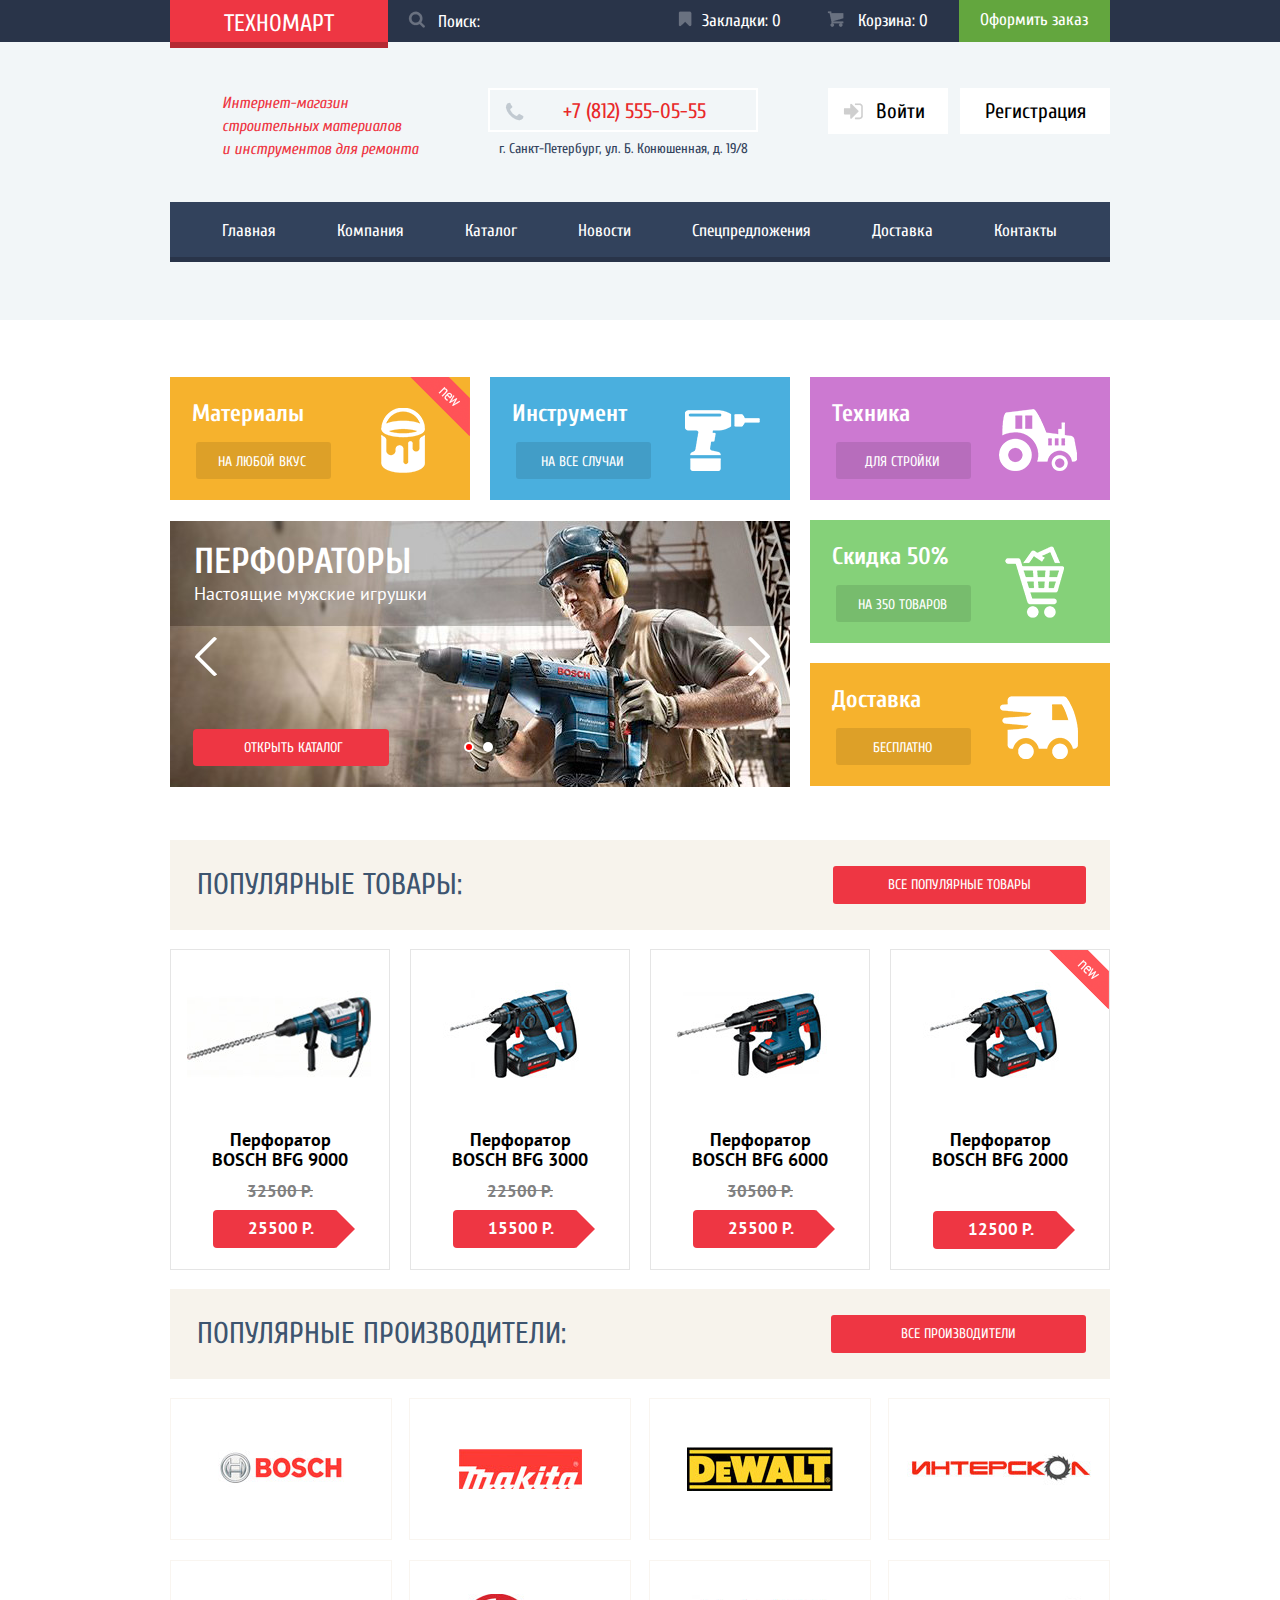
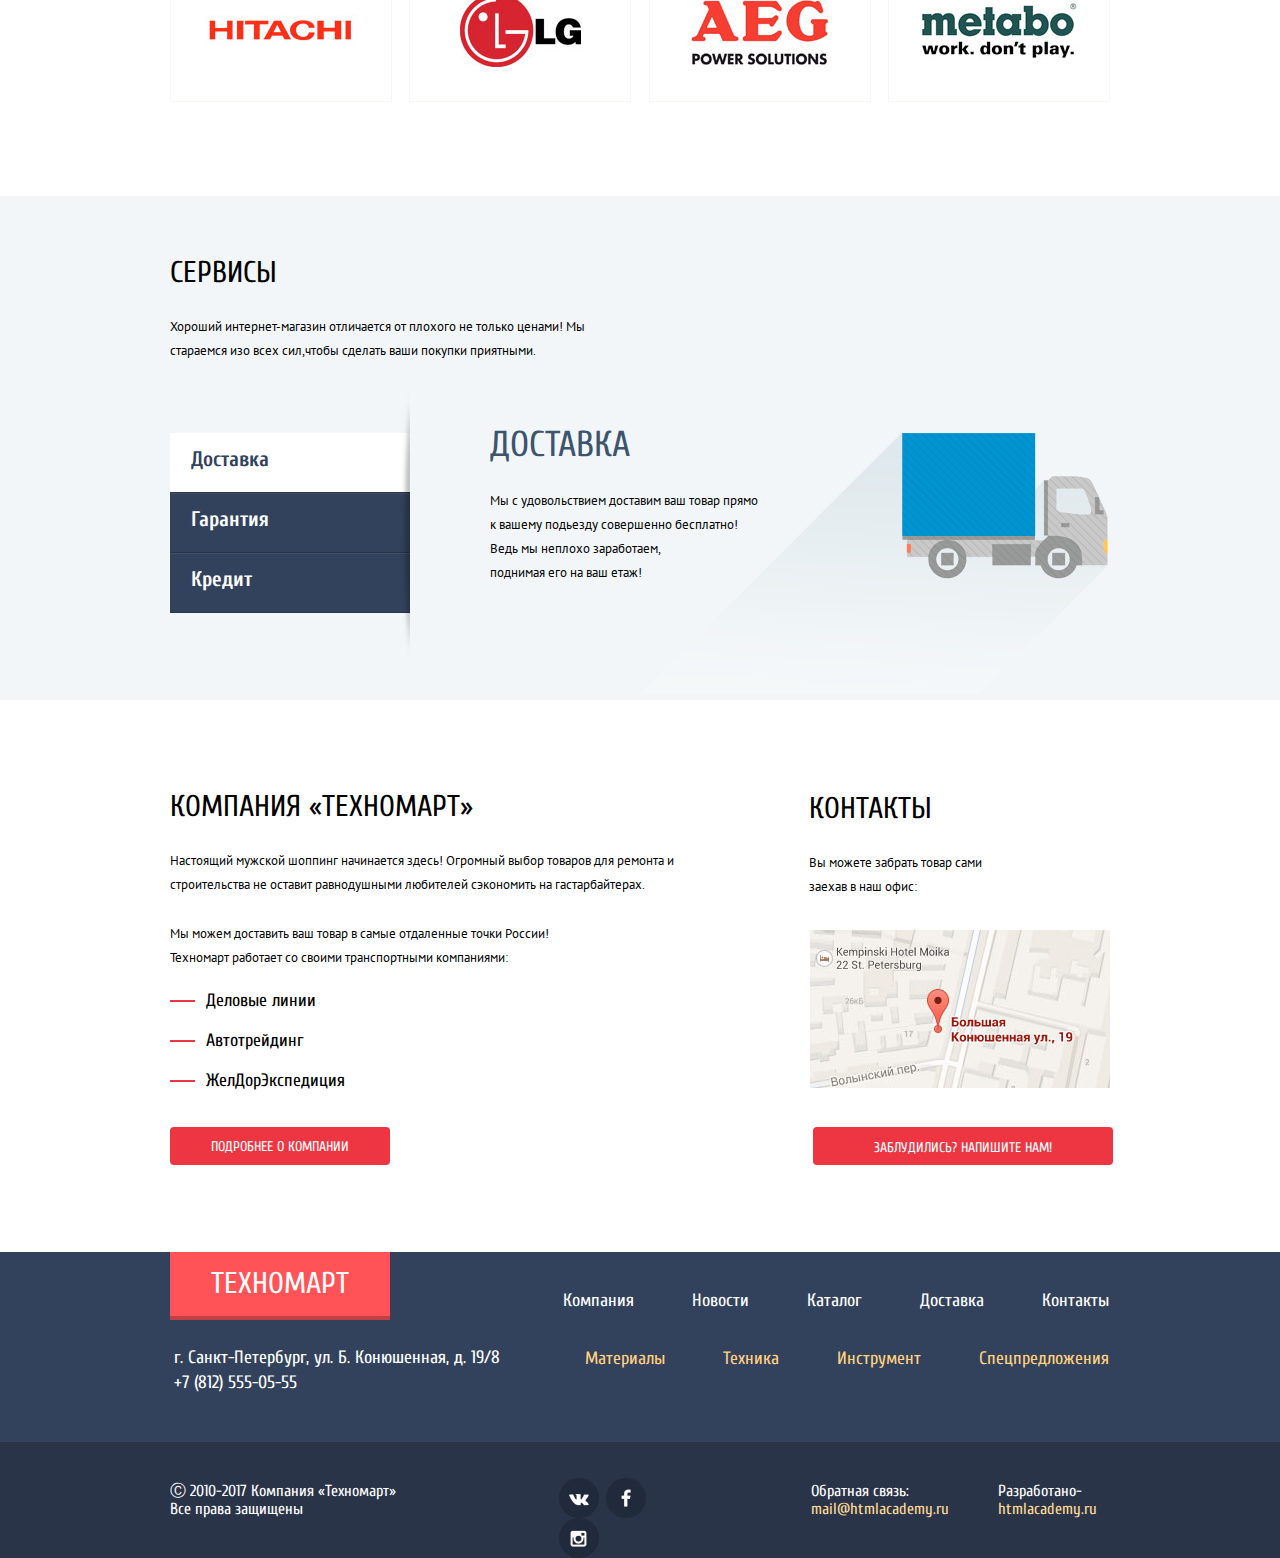
<file: index.html>
<!DOCTYPE html>
<html lang="ru">
  <head>
      <meta charset="utf-8">
      <title>HTML Academy: Техномарт</title>
      <link href="css/normalize.css" rel="stylesheet">
      <link href="https://fonts.googleapis.com/css?family=Cuprum:400,400i,700%7CPT+Sans:400,700&amp;subset=cyrillic" rel="stylesheet">
      <link href="css/min.css" rel="stylesheet">

    </head>
    <body>
        <header class="header-main">
          <div class="header-top-wrapper">
            <div class="header-top container">
                <a class="header-logo current">Техномарт</a>
                <form action="https://echo.htmlacademy.ru" method="post">
                  <input type="text" name="search" id="header-search" placeholder="Поиск:">
									<label for="header-search">Поиск:</label>
                </form>
                <a class="bookmarks" href="#">Закладки: 0</a>
                <a class="shoping-cart" href="#">Корзина: 0</a>
              <a class="order-btn" href="#">Оформить заказ</a>
            </div>
          </div>

					<div class="header-middle container">
							<div class="header-middle-about">
								<p>Интернет-магазин строительных материалов &nbsp; и инструментов для ремонта</p>
							</div>
							<div class="header-middle-contacts">
								<a class="phone" href="tel:+78125550555">+7 (812) 555-05-55</a>
								<p class="adress">г. Санкт-Петербург, ул. Б. Конюшенная, д. 19/8</p>
							</div>
							<div class="header-middle-registration">
								<a class="login-btn" href="#">Войти</a>
								<a class="sign-btn" href="#">Регистрация</a>
							</div>
					</div>

					<div class="header-bottom container">
						<nav>
							<ul class="main-menu">
								<li class="main-menu-item">
									<a class="current" href="#">Главная</a>
								</li>
								<li class="main-menu-item">
									<a href="#">Компания</a>
								</li>
								<li class="main-menu-item">
									<a href="catalog.html">Каталог</a>
								</li>
								<li class="main-menu-item">
									<a href="#">Новости</a>
								</li>
								<li class="main-menu-item">
									<a href="#">Спецпредложения</a>
								</li>
								<li class="main-menu-item">
									<a href="#">Доставка</a>
								</li>
								<li class="main-menu-item">
									<a href="#">Контакты</a>
								</li>
							</ul>
						</nav>
					</div>

      </header>

      <main>
          <section class="promo container">

            <div class="promo-left">
              <div class="promo-item new">
                <h2>Материалы</h2>
                <a href="#">На любой вкус</a>
              </div>
              <div class="promo-item">
                <h2>Инструмент</h2>
                <a href="#">На все случаи</a>
              </div>
              <div class="promo-slider">

                  <button class="arrow-left"></button>
                  <button class="arrow-right"></button>

                  <input type="radio" id="previous" name="switch" checked>
                  <input type="radio" id="next" name="switch">

                 <div class="slide-1">
                    <h2>Перфораторы</h2>
                    <p>Настоящие мужские игрушки</p>
                    <a class="open-btn" href="catalog.html">Открыть каталог</a>
                 </div>

                 <div class="slide-2">
                    <h2>Дрели</h2>
                    <p>Соседям на радость!</p>
                    <a class="open-btn" href="catalog.html">Открыть каталог</a>
                </div>

                  <div class="promo-slider-controls">
                    <label class="previous" for="previous"></label>
                    <label class="next" for="next"></label>
                  </div>
              </div>
            </div>

            <div class="promo-right">
              <div class="promo-item">
                 <h2>Техника</h2>
                <a href="#">Для стройки</a>
              </div>
              <div class="promo-item ">
                <h2>Скидка 50%</h2>
                <a href="#">На 350 товаров</a>
              </div>
              <div class="promo-item">
                <h2>Доставка</h2>
                <a href="#">Бесплатно</a>
              </div>
             </div>

          </section>

          <section class="popular-goods container">
              <div class="top">
                  <h2>Популярные товары:</h2>
                  <a class="popular-btn" href="#">Все популярные товары</a>
              </div>
              <div class="catalog-items">
                  <ul>
                      <li>
                         <div class="buy-bookmark">
                            <a class="buy-btn" href="#">Купить</a>
                            <a class="bookmark-btn" href="#">В закладки</a>
                          </div>
                          <img src="img/drill1.jpg" alt="Перфоратор BOSCH BFG 9000" width="218" height="140">
                          <h2>Перфоратор BOSCH BFG 9000</h2>
                          <del class="old-price">32500 Р.</del>
                          <ins><a class="discount" href="#">25500 Р.</a></ins>
                      </li>
                      <li>
                         <div class="buy-bookmark">
                            <a class="buy-btn" href="#">Купить</a>
                            <a class="bookmark-btn" href="#">В закладки</a>
                          </div>
                          <img src="img/drill2.jpg" alt="Перфоратор BOSCH BFG 3000" width="218" height="140">
                          <h2>Перфоратор BOSCH BFG 3000</h2>
                          <del class="old-price">22500 Р.</del>
                          <ins><a class="discount" href="#">15500 Р.</a></ins>
                      </li>
                      <li>
                         <div class="buy-bookmark">
                            <a class="buy-btn" href="#">Купить</a>
                            <a class="bookmark-btn" href="#">В закладки</a>
                          </div>
                          <img src="img/drill3.jpg" alt="Перфоратор BOSCH BFG 6000" width="218" height="140">
                          <h2>Перфоратор BOSCH BFG 6000</h2>
                          <del class="old-price">30500 Р.</del>
                          <ins><a class="discount" href="#">25500 Р.</a></ins>
                      </li>
                      <li class="new">
                         <div class="buy-bookmark">
                            <a class="buy-btn" href="#">Купить</a>
                            <a class="bookmark-btn" href="#">В закладки</a>
                          </div>
                          <img src="img/drill2.jpg" alt="Перфоратор BOSCH BFG 2000" width="218" height="140">
                          <h2>Перфоратор BOSCH BFG 2000</h2>
                          <ins><a class="discount" href="#">12500 Р.</a></ins>
                      </li>
                  </ul>
              </div>
          </section>

          <section class="brand container">
              <div class="top">
                <h2>Популярные производители:</h2>
                <a class="popular-btn" href="#">Все производители</a>
              </div>
              <ul>
                <li>
                  <a href="#"><img src="img/bosch.jpg" alt="Bosch" width="126" height="37"></a>
                </li>
                <li>
                  <a href="#"><img src="img/makita.jpg" alt="Makita" width="123" height="40"></a>
                </li>
                <li>
                  <a href="#"><img src="img/dewalt.jpg" alt="DeWalt" width="146" height="44"></a>
                </li>
                <li>
                  <a href="#"><img src="img/interskol.jpg" alt="Интерскол" width="184" height="32"></a>
                </li>
                <li>
                  <a href="#"><img src="img/hitachi.jpg" alt="Hitachi" width="169" height="31"></a>
                </li>
                <li>
                  <a href="#"><img src="img/lg.jpg" alt="LG" width="121" height="73"></a>
                </li>
                <li>
                  <a href="#"><img src="img/aeg.jpg" alt="AEG Power Solutions" width="151" height="96"></a>
                </li>
                <li>
                  <a href="#"><img src="img/metabo.jpg" alt="metabo" width="204" height="69"></a>
                </li>
              </ul>
          </section>

          <section class="services">
						<div class="container">
              <div class="description">
                  <h2>Сервисы</h2>
                  <p>Хороший интернет-магазин отличается от плохого не только ценами! Мы стараемся изо всех сил,чтобы сделать ваши покупки приятными.</p>
              </div>

              <div class="services-slider-controls">

                  <input type="radio" id="delivery" name="services-switch">
                  <input type="radio" id="guarantee" name="services-switch">
                  <input type="radio" id="credit" name="services-switch">

                <div class="label-controls">
                  <label class="active" for="delivery">Доставка</label>
                  <label for="guarantee">Гарантия</label>
                  <label for="credit">Кредит</label>
                </div>
              </div>

              <ul class="services-slider">
                  <li class="delivery-slide">
                      <h2>Доставка</h2>
                      <p>Мы с удовольствием доставим ваш товар прямо<br>к вашему подьезду совершенно бесплатно!</p>
                    <p>Ведь мы неплохо заработаем,<br>
                      поднимая его на ваш етаж!</p>
                  </li>
                  <li class="guarantee-slide">
                      <h2>Гарантия</h2>
                      <p>Если купленный у нас товар сломается или заискрит,<br>
                      а также в случае пожара, спровоцированного его возгаранием, &nbsp; вы всегда можете быть уверенны в нашей гарантии. Мы обменяем
                      сгоревший товар на новый.<br>
                      Дом уж восстановите как-нибудь сами.</p>
                  </li>
                  <li class="credit-slide">
                      <h2>Кредит</h2>
                      <p>Залезть в долговую яму стало проще!<br>
                       Кредитные консультанты придут вам на помощь.</p>
                      <a href="#" class="credit-btn">Отправить заявку</a>
                  </li>
              </ul>
						</div>

          </section>

          <section class="about container">
              <div class="description">
                <h2>Компания «Техномарт»</h2>
                <p>Настоящий мужской шоппинг начинается здесь! Огромный выбор товаров для ремонта и строительства не оставит равнодушными любителей сэкономить на гастарбайтерах.
                <p>Мы можем доставить ваш товар в самые отдаленные точки России!</p>
                <p>Техномарт работает со своими транспортными компаниями:</p>
                <ul>
                    <li>Деловые линии</li>
                    <li>Автотрейдинг</li>
                    <li>ЖелДорЭкспедиция</li>
                </ul>
                <a class="about-btn" href="#">Подробнее о компании</a>
              </div>
              <div class="contacts">
                <h2>Контакты</h2>
                <p>Вы можете забрать товар сами заехав в наш офис:</p>
                <a href="#" class="map-open"><img src="img/map.jpg" alt="Карта" width="300" height="158"></a>
                <a class="contacts-btn" href="#">Заблудились? Напишите нам!</a>
              </div>
          </section>
       </main>

       <footer class="footer-main">
         <section class="footer-top ">
					 <div class="container">
            <div class="footer-contacts">
              <a class="footer-logo">Техномарт</a>
              <p class="footer-adress">г. Санкт-Петербург, ул. Б. Конюшенная, д. 19/8</p>
              <a class="phone" href="tel:+78125550555">+7 (812) 555-05-55</a>
            </div>
             <nav class="footer-nav">
               <ul>
                 <li>
                   <a href="#">Компания</a>
                 </li>
                 <li>
                   <a href="#">Новости</a>
                 </li>
                 <li>
                   <a href="/catalog.html">Каталог</a>
                 </li>
                 <li>
                   <a href="#">Доставка</a>
                 </li>
                 <li>
                   <a href="#">Контакты</a>
                 </li>
               </ul>
               <ul>
                 <li>
                   <a href="#">Материалы</a>
                 </li>
                 <li>
                   <a href="#">Техника</a>
                 </li>
                 <li>
                   <a href="#">Инструмент</a>
                 </li>
                 <li>
                   <a href="#">Спецпредложения</a>
                 </li>
               </ul>
             </nav>
						 </div>
         </section>

         <section class="footer-bottom container">
           <div class="copyrights">
            <p>Ⓒ 2010-2017 Компания «Техномарт»</p>
            <p>Все права защищены</p>
           </div>
           <div class="social">
              <a href="https://vk.com">VK</a>
              <a href="https://ru-ru.facebook.com/">Facebook</a>
              <a href="https://www.instagram.com/">Instagram</a>
           </div>
           <p class="feedback">Обратная связь: <a href="#">mail@htmlacademy.ru</a></p>
           <p class="developer">Разработано-<a href="https://htmlacademy.ru/intensive/htmlcss">htmlacademy.ru</a></p>
       </section>
       </footer>

       <div class="write-us-modal">
         <form class="write-us-form" action="https://echo.htmlacademy.ru" method="post">
          <div class="name-data">
            <label for="name">Ваше имя:</label>
            <input type="text" name="name" id="name" placeholder="Представьтесь,пожалуйста">
           </div>
           <div class="email-data">
            <label for="email">Ваш e-mail:</label>
            <input type="email" name="email" id="email" placeholder="Для отправки ответа">
           </div>
           <div class="email-text-data">
            <label for="email-text">Текст письма:</label>
            <textarea id="email-text" rows="10" cols="50" placeholder="В свободной форме"></textarea>
           </div>
           <div class="submit-wrapper">
            <input type="submit" name="send" value="Отправить">
            </div>
					 <button class="form-close red-cross">
					 </button>
         </form>
				 <div class="overlay"></div>
       </div>

       <!--<div class="map-popup-modal">
         <img class="map-layer1" src="img/map-popup.jpg" alt="Слой1" width="940" height="446">
				  <div class="map-close red-cross">
					</div>
       </div>-->

       	<div class="map-popup-modal">
         	<iframe src="https://www.google.com/maps/embed?pb=!1m18!1m12!1m3!1d1413.216740860849!2d30.321846764580936!3d59.938940573583565!2m3!1f0!2f0!3f0!3m2!1i1024!2i768!4f13.1!3m3!1m2!1s0x4696310fca5ba729%3A0xea9c53d4493c879f!2z0JHQvtC70YzRiNCw0Y8g0JrQvtC90Y7RiNC10L3QvdCw0Y8g0YPQuy4sIDE5LCDQodCw0L3QutGCLdCf0LXRgtC10YDQsdGD0YDQsywgMTkxMTg2!5e0!3m2!1sru!2sru!4v1494263616207" width="940" height="446" style="border:0" allowfullscreen></iframe>
					<button class="map-close red-cross google">
					</button>
       	</div>

			<!--<script type="text/javascript">
				var formOpen = document.querySelector(".contacts-btn");
				var formPopup = document.querySelector(".write-us-modal");
				var formClose =  document.querySelector(".form-close");
        var userName = document.querySelector("[name=name]");
        var userMail = document.querySelector("[name=email]");
        var form = document.querySelector(".write-us-form");
        var storage = localStorage.getItem("userName");

				formOpen.addEventListener("click", function(event){
					event.preventDefault();
					formPopup.classList.add("write-us-modal-show");
          console.log("Форму открыть");
          if (storage) {
            userName.value = storage;
            userMail.focus();
          } else {
          userName.focus();
          }
				});

				formClose.addEventListener("click", function(event){
					event.preventDefault();
					formPopup.classList.remove("write-us-modal-show");
          formPopup.classList.remove("write-us-modal-error");
          console.log("Форму закрыть");
				});

        form.addEventListener("submit",function(event){if (!userName.value || !userMail.value){event.preventDefault();
          formPopup.classList.add("write-us-modal-error");
          }
         else {localStorage.setItem("userName", userName.value);
          }
        });

        window.addEventListener("keydown",function(event){
          if(event.keyCode === 27) {
            if( formPopup.classList.contains("write-us-modal-show"))
              {
                formPopup.classList.remove("write-us-modal-show");
                formPopup.classList.remove("write-us-modal-error");
              }
          }
        });
			</script>


      <script type="text/javascript">
        var mapOpen = document.querySelector(".map-open");
        var mapPopup = document.querySelector(".map-popup-modal");
        var mapClose = document.querySelector(".map-close");


        mapOpen.addEventListener("click", function (event){
          event.preventDefault();
          mapPopup.classList.add("map-modal-show");
        });

        mapClose.addEventListener("click", function(event){
					event.preventDefault();
					mapPopup.classList.remove("map-modal-show");
          console.log("Карту закрыть");
				});
      </script>-->
      <script src="js/min.js"></script>
  </body>
</html>
</file>
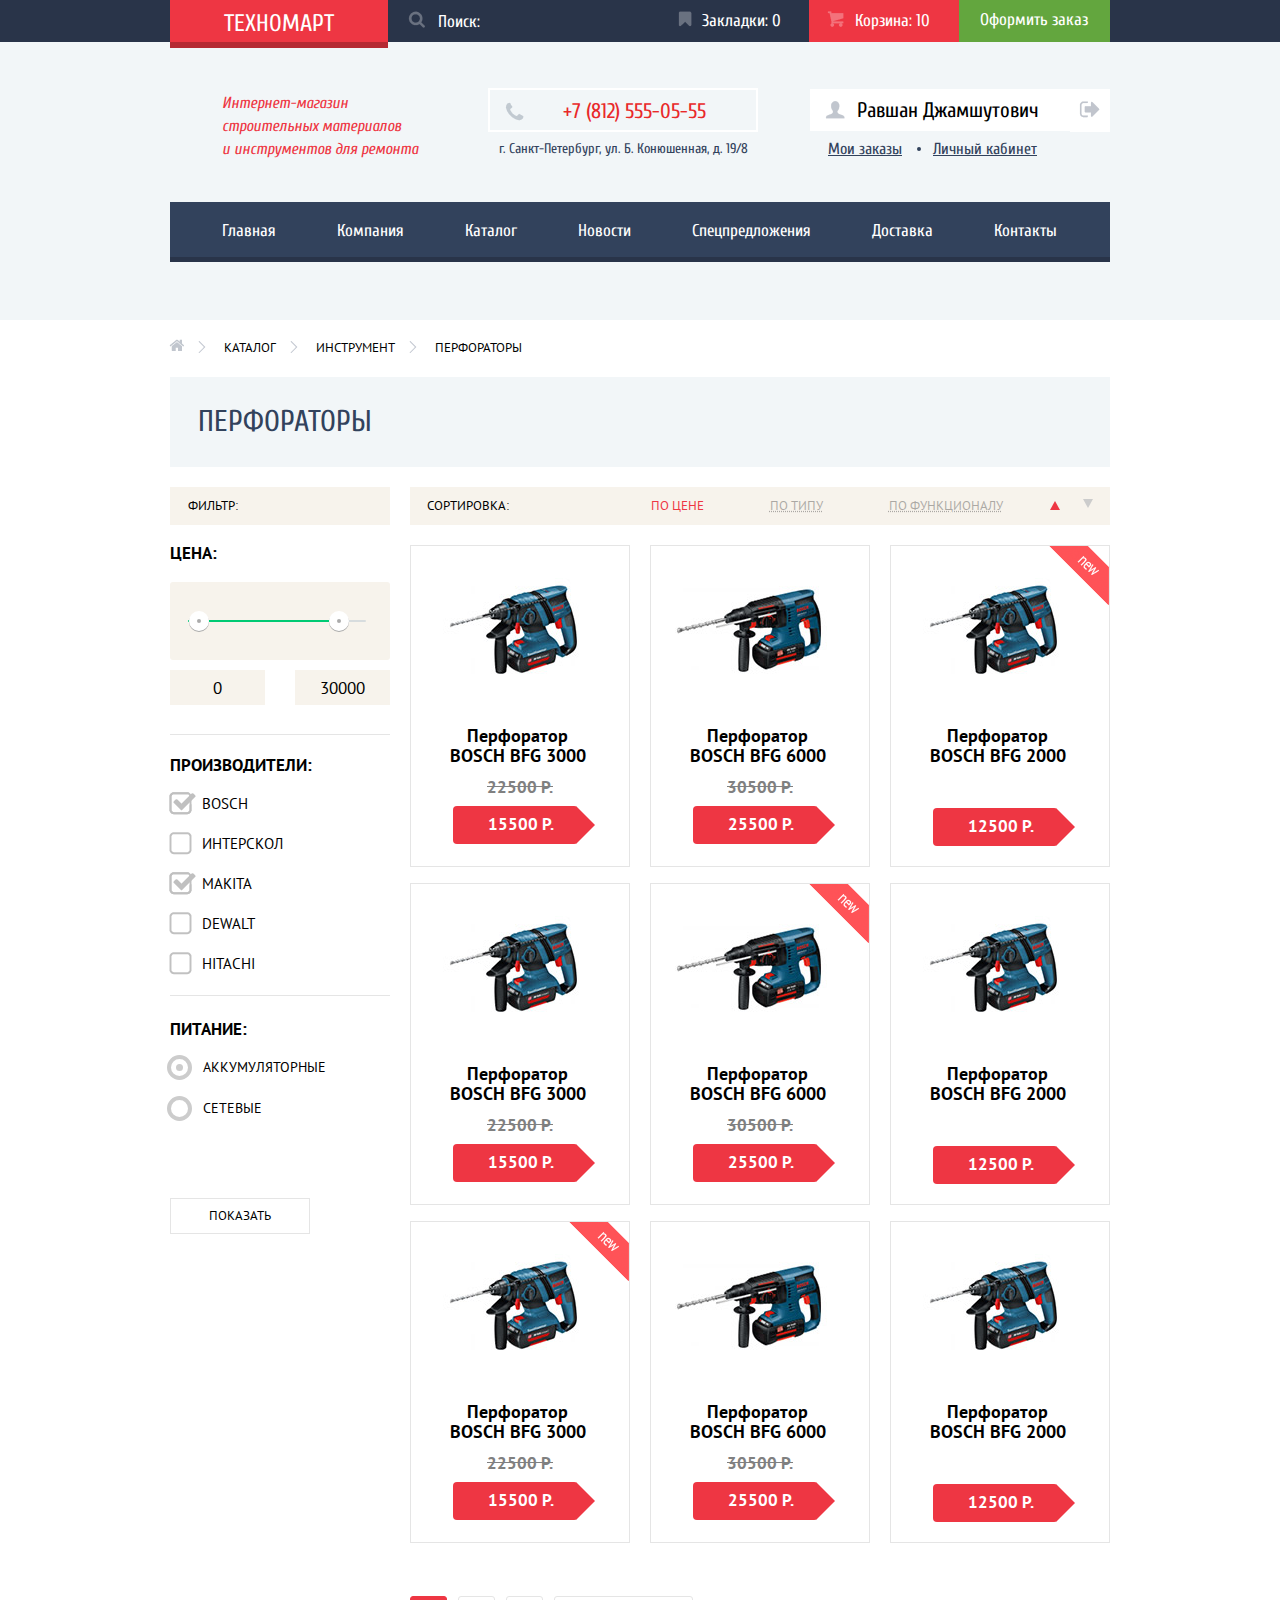
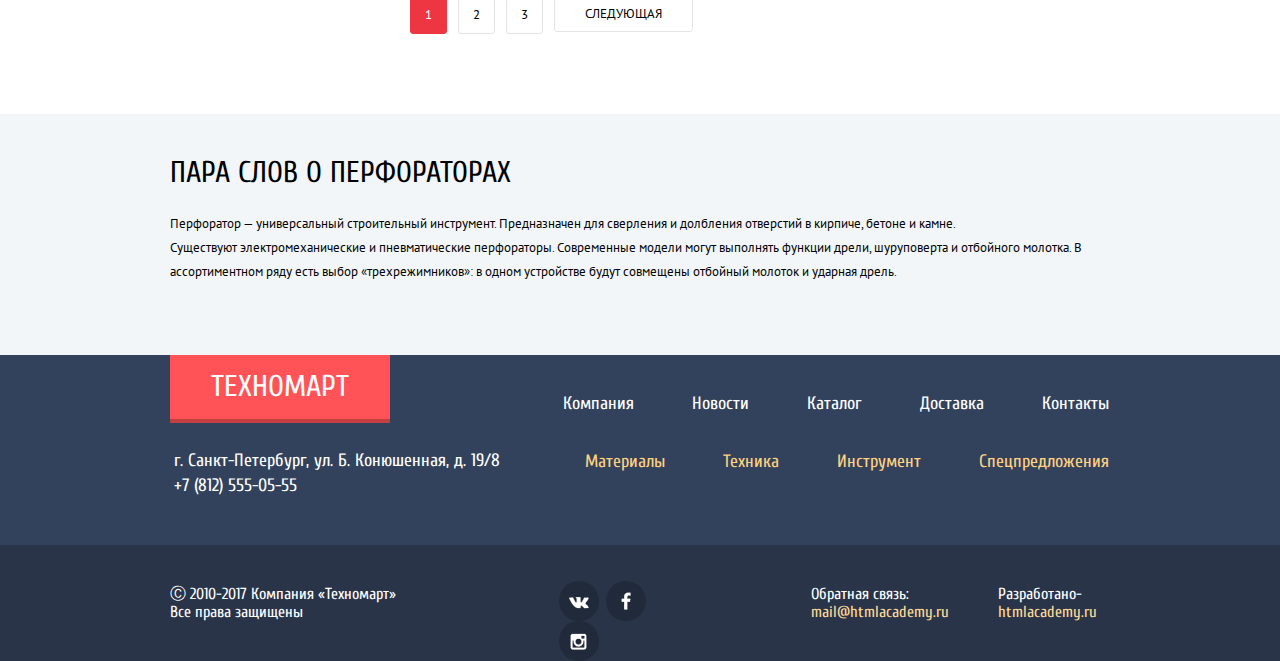
<file: catalog.html>
<!DOCTYPE html>
  <html lang="ru">
    <head>
      <meta charset="utf-8">
      <title>HTML Academy: Техномарт Каталог</title>
      <link href="css/normalize.css" rel="stylesheet">
      <link href="https://fonts.googleapis.com/css?family=Cuprum:400,400i,700%7CPT+Sans:400,700&amp;subset=cyrillic" rel="stylesheet">
      <link href="css/min.css" rel="stylesheet">
    </head>
    <body>
      <header class="header-main">
        <div class="header-top-wrapper">
          <div class="header-top container">
            <a class="header-logo" href="index.html">Техномарт</a>
            <form action="https://echo.htmlacademy.ru" method="post">
              <input type="text" name="search" id="header-search" placeholder="Поиск:">
						  <label for="header-search">Поиск:</label>
            </form>
            <a class="bookmarks" href="#">Закладки: 0</a>
            <a class="shoping-cart not-empty" href="#">Корзина: 10</a>
            <a class="order-btn" href="#">Оформить заказ</a>
          </div>
        </div>
        <div class="header-middle container">
          <div class="header-middle-about">
            <p>Интернет-магазин строительных материалов &nbsp; и инструментов для ремонта</p>
          </div>
          <div class="header-middle-contacts">
            <a class="phone" href="tel:+78125550555">+7 (812) 555-05-55</a>
            <p class="adress">г. Санкт-Петербург, ул. Б. Конюшенная, д. 19/8</p>
          </div>
          <div class="header-middle-logged"><!--Окно пользователя-->
            <a class="profile" href="#">Равшан Джамшутович</a>
            <a class="sign-out-btn" href="#"><span>Выход</span></a>
						<div class="orders-account">
            	<a class="user-orders" href="#">Мои заказы</a>
            	<a class="user-account" href="#">Личный кабинет</a>
						</div>
          </div>
        </div>
        <div class="header-bottom container">
          <nav>
            <ul class="main-menu">
              <li class="main-menu-item">
                <a href="/index.html">Главная</a>
              </li>
              <li class="main-menu-item">
                <a href="#">Компания</a>
              </li>
              <li class="main-menu-item">
                <a href="#" class="current">Каталог</a>
              </li>
              <li class="main-menu-item">
                <a href="#">Новости</a>
              </li>
              <li class="main-menu-item">
                <a href="#">Спецпредложения</a>
              </li>
              <li class="main-menu-item">
                <a href="#">Доставка</a>
              </li>
              <li class="main-menu-item">
                <a href="#">Контакты</a>
              </li>
            </ul>
          </nav>
        </div>
      </header>

      <main>
        <div class="breadcrumbs container">
          <ul>
            <li>
              <a class="home-btn" href="index.html">
							<p>На Главную</p></a>
            </li>
            <li>
              <a href="#">Каталог</a>
            </li>
            <li>
              <a href="#">Инструмент</a>
            </li>
            <li>
              <a>Перфораторы</a>
            </li>
          </ul>
        </div>

        <h1 class="catalog-main-title container">Перфораторы</h1>
        <div class="flex-container container">
        <aside class="catalog-sidebar"><!--Левая колонка Фильтр-->
          <p>Фильтр:</p>
          <form action="#" method="get">
            <fieldset class="filter">
              <legend>Цена:</legend>
                <div class="filter-range-wrapper">
                  <div class="filter-range">
                    <div class="filter-range-scale">
                      <div class="filter-range-bar"></div>
                    </div>
                    <div class="filter-range-handle min"></div>
                    <div class="filter-range-handle max"></div>
                  </div>
                </div>

                <div class="filter-interval">
                  <label><input type="text" name="min-interval" value="0"></label>
                  <label><input type="text" name="max-interval" value="30000"></label>
                </div>
            </fieldset>

            <fieldset class="manufacturers-form"><!--Данные о производителе-->
              <legend>Производители:</legend>
                <ul>
                  <li>
                    <input type="checkbox" name="manufacturer" id="bosch" checked>
                    <label for="bosch">bosch</label>
                  </li>
                  <li>
                    <input type="checkbox" name="manufacturer" id="interskol">
                    <label for="interskol">интерскол</label>
                  </li>
                  <li>
                    <input type="checkbox" name="manufacturer" id="makita" checked>
                    <label for="makita">makita</label>
                  </li>
                  <li>
                    <input type="checkbox" name="manufacturer" id="dewalt">
                    <label for="dewalt">dewalt</label>
                  </li>
                  <li>
                    <input type="checkbox" name="manufacturer" id="hitachi">
                    <label for="hitachi">hitachi</label>
                  </li>
                </ul>
            </fieldset>

            <fieldset class="power-form"><!--Данные о типе питания-->
              <legend>Питание:</legend>
                <ul>
                  <li>
                    <input type="radio" name="power-type" id="battery" checked>
                    <label for="battery">Аккумуляторные</label>
                  </li>
                  <li>
                    <input type="radio" name="power-type" id="cabel">
                    <label for="cabel">Сетевые</label>
                  </li>
                </ul>
            </fieldset>
            <input type="submit" name="show" value="Показать">

          </form>
        </aside>

        <section class="catalog-main"><!--Правый блок Каталог-->
          <div class="sort">
            <span>Сортировка:</span>
            <div class="sort-by">
            <a href="#" class="active">По цене</a>
            <a href="#">По типу</a>
            <a href="#">По функционалу</a>
            </div>
            <div class="sort-btn">
            <a class="btn-up active-btn"></a>
            <a class="btn-down"></a>
          </div>
          </div>
          <div class="catalog-items inner">
            <ul>
              <li>
                 <div class="buy-bookmark">
                  <a class="buy-btn" href="#">Купить</a>
                  <a class="bookmark-btn" href="#">В закладки</a>
                </div>
                <img src="img/drill2.jpg" alt="Перфоратор BOSCH BFG 3000" width="218" height="140">
                <h2>Перфоратор BOSCH BFG 3000</h2>
                <del class="old-price">22500 Р.</del>
                <ins><a class="discount" href="#">15500 Р.</a></ins>
              </li>
              <li>
                 <div class="buy-bookmark">
                  <a class="buy-btn" href="#">Купить</a>
                  <a class="bookmark-btn" href="#">В закладки</a>
                </div>
                <img src="img/drill3.jpg" alt="Перфоратор BOSCH BFG 6000" width="218" height="140">
                <h2>Перфоратор BOSCH BFG 6000</h2>
                <del class="old-price">30500 Р.</del>
                <ins><a class="discount" href="#">25500 Р.</a></ins>
              </li>
              <li class="new">
                 <div class="buy-bookmark">
                  <a class="buy-btn" href="#">Купить</a>
                  <a class="bookmark-btn" href="#">В закладки</a>
                </div>
                <img src="img/drill2.jpg" alt="Перфоратор BOSCH BFG 2000" width="218" height="140">
                <h2>Перфоратор BOSCH BFG 2000</h2>
                <ins><a class="discount" href="#">12500 Р.</a></ins>
              </li>
               <li>
                  <div class="buy-bookmark">
                  <a class="buy-btn" href="#">Купить</a>
                  <a class="bookmark-btn" href="#">В закладки</a>
                </div>
                <img src="img/drill2.jpg" alt="Перфоратор BOSCH BFG 3000" width="218" height="140">
                <h2>Перфоратор BOSCH BFG 3000</h2>
                <del class="old-price">22500 Р.</del>
                <ins><a class="discount" href="#">15500 Р.</a></ins>
              </li>
              <li class="new">
                 <div class="buy-bookmark">
                  <a class="buy-btn" href="#">Купить</a>
                  <a class="bookmark-btn" href="#">В закладки</a>
                </div>
                <img src="img/drill3.jpg" alt="Перфоратор BOSCH BFG 6000" width="218" height="140">
                <h2>Перфоратор BOSCH BFG 6000</h2>
                <del class="old-price">30500 Р.</del>
                <ins><a class="discount" href="#">25500 Р.</a></ins>
              </li>
              <li>
                 <div class="buy-bookmark">
                  <a class="buy-btn" href="#">Купить</a>
                  <a class="bookmark-btn" href="#">В закладки</a>
                </div>
                <img src="img/drill2.jpg" alt="Перфоратор BOSCH BFG 2000" width="218" height="140">
                <h2>Перфоратор BOSCH BFG 2000</h2>
                <ins><a class="discount" href="#">12500 Р.</a></ins>
              </li>
               <li class="new">
                  <div class="buy-bookmark">
                  <a class="buy-btn" href="#">Купить</a>
                  <a class="bookmark-btn" href="#">В закладки</a>
                </div>
                <img src="img/drill2.jpg" alt="Перфоратор BOSCH BFG 3000" width="218" height="140">
                <h2>Перфоратор BOSCH BFG 3000</h2>
                <del class="old-price">22500 Р.</del>
                <ins><a class="discount" href="#">15500 Р.</a></ins>
              </li>
              <li>
                 <div class="buy-bookmark">
                  <a class="buy-btn" href="#">Купить</a>
                  <a class="bookmark-btn" href="#">В закладки</a>
                </div>
                <img src="img/drill3.jpg" alt="Перфоратор BOSCH BFG 6000" width="218" height="140">
                <h2>Перфоратор BOSCH BFG 6000</h2>
                <del class="old-price">30500 Р.</del>
                <ins><a class="discount" href="#">25500 Р.</a></ins>
              </li>
              <li>
                 <div class="buy-bookmark">
                  <a class="buy-btn" href="#">Купить</a>
                  <a class="bookmark-btn" href="#">В закладки</a>
                </div>
                <img src="img/drill2.jpg" alt="Перфоратор BOSCH BFG 2000" width="218" height="140">
                <h2>Перфоратор BOSCH BFG 2000</h2>
                <ins><a class="discount" href="#">12500 Р.</a></ins>
              </li>
            </ul>
          </div>
          <div class="catalog-navigation"><!--Переключатель каталога-->
            <ul>
              <li >
                <a class="active" href="#">1</a>
              </li>
              <li>
                <a href="#">2</a>
              </li>
              <li>
                <a href="#">3</a>
              </li>
              <li>
                <a class="catalog-next-btn">Следующая</a>
              </li>
            </ul>
          </div>
        </section>
        </div>
        <div class="drill-about-wrapper">
          <div class="drill-about container">
            <h2>Пара слов о перфораторах</h2>
            <p>
            Перфоратор — универсальный строительный инструмент. Предназначен для сверления и долбления отверстий в кирпиче, бетоне и камне.<br>
            Существуют электромеханические и пневматические перфораторы. Современные модели могут выполнять функции дрели, шуруповерта и отбойного молотка. В ассортиментном ряду есть выбор «трехрежимников»: в одном устройстве будут совмещены отбойный молоток и ударная дрель.
            </p>
          </div>
        </div>
      </main>

      <footer class="footer-main">
         <section class="footer-top ">
					 <div class="container">
            <div class="footer-contacts">
              <a class="footer-logo">Техномарт</a>
              <p class="footer-adress">г. Санкт-Петербург, ул. Б. Конюшенная, д. 19/8</p>
              <a class="phone" href="tel:+78125550555">+7 (812) 555-05-55</a>
            </div>
             <nav class="footer-nav">
               <ul>
                 <li>
                   <a href="#">Компания</a>
                 </li>
                 <li>
                   <a href="#">Новости</a>
                 </li>
                 <li>
                   <a href="#">Каталог</a>
                 </li>
                 <li>
                   <a href="#">Доставка</a>
                 </li>
                 <li>
                   <a href="#">Контакты</a>
                 </li>
               </ul>
               <ul>
                 <li>
                   <a href="#">Материалы</a>
                 </li>
                 <li>
                   <a href="#">Техника</a>
                 </li>
                 <li>
                   <a href="#">Инструмент</a>
                 </li>
                 <li>
                   <a href="#">Спецпредложения</a>
                 </li>
               </ul>
             </nav>
						 </div>
         </section>

		 		<section class="footer-bottom container">
			 	   <div class="copyrights">
            <p>Ⓒ 2010-2017 Компания «Техномарт»</p>
            <p>Все права защищены</p>
           </div>
			 		  <div class="social">
              <a href="https://vk.com">VK</a>
              <a href="https://ru-ru.facebook.com/">Facebook</a>
              <a href="https://www.instagram.com/">Instagram</a>
          	</div>
			 		<p class="feedback">Обратная связь: <a href="#">mail@htmlacademy.ru</a></p>
			 		<p class="developer">Разработано-<a href="#">htmlacademy.ru</a></p>
	 			</section>
	 		</footer>

      <div class="cart-modal"><!--Модальное окно корзины-->
        <p>Товар добавлен в корзину!</p>
				<div class="modal-bnt-wrapper">
      		<a class="cart-order-btn" href="#">Оформить заказ</a>
        	<a class="cart-continue-btn" href="#">Продолжить покупки</a>
				</div>
				<button class="cart-close red-cross">
				</button>
      </div>

      <!--<script type="text/javascript">
        var cartBuy = document.querySelectorAll(".bookmark-btn");
        var cart = document.querySelector(".cart-modal");
        var cartClose = document.querySelector(".cart-close");

        cartBuy.eventTarget.addEventListener("click", function(event){event.preventDefault();
          cart.classList.add("cart-modal-show");
          console.log("Открыть окно");
          });

        cartClose.addEventListener("click", function(event){event.preventDefault();
          cart.classList.remove("cart-modal-show");
        });
      </script>-->
      <script src="js/min.js"></script>

    </body>
  </html>
</file>
<file: css/min.css>
.header-top,.header-top-wrapper{background-color:#293449}.catalog-items li,.promo-right{-webkit-box-orient:vertical;-webkit-box-direction:normal}body{font-size:18px;line-height:24px;color:#000;font-weight:400;font-family:'PT Sans',Arial,Tahoma,sans-serif;margin:0;padding:0;position:relative;min-width:960px}.brand h2,.header-logo,.header-middle-about,.header-middle-contacts,.header-middle-registration,.header-top,.header-top input[type=text],.main-menu a,.popular-goods h2{font-family:Cuprum,Arial,Tahoma,sans-serif}.brand h2,.popular-goods h2{font-size:30px;line-height:30px;color:#3d546f;font-weight:400;text-transform:uppercase}.catalog-items h2{color:#000}.container{width:940px;margin:0 auto;padding:0 10px}.header-top{display:-webkit-box;display:-ms-flexbox;display:flex;font-size:17px;line-height:18px;color:#fff}.header-logo,.header-top input[type=text]:focus+label{display:block}.header-logo{width:220px;padding:15px 0 9px;font-size:24px;text-align:center;text-decoration:none;background:#ee3643;text-transform:uppercase;color:#fff;-webkit-box-shadow:0 6px #b52933;box-shadow:0 6px #b52933}.header-logo:not(.current):hover{background-color:#ca2c37;-webkit-box-shadow:0 6px #9a212a;box-shadow:0 6px #9a212a}.header-logo:not(.current):active{background-color:#ba2732;-webkit-box-shadow:0 6px #8e1e26;box-shadow:0 6px #8e1e26}.header-top form{display:block;width:270px;position:relative}.header-top input[type=text]{font-size:17px;height:40px;width:220px;border:none;outline:0;background:#293449;padding-left:50px}.header-top input[type=text]::-moz-placeholder{color:#fff}.header-top input[type=text]::-webkit-input-placeholder{color:#fff}.header-top input[type=text]:hover{background-color:#212a3a}.header-top input[type=text]:focus{background-color:#fff}.header-top form:hover::before{opacity:1}.header-top label{margin-left:48px;margin-top:10px;position:absolute;bottom:13px;left:-30px;font-size:0;background:url(../img/icon-sprite.png) -433px -5px no-repeat;width:17px;height:17px;display:none}.header-top .bookmarks,.header-top .shoping-cart{display:block;width:135px;text-align:center;padding:12px 0 9px 17px;text-decoration:none;color:#fff;position:relative}.not-empty{background-color:#ee3643}.header-top .bookmarks:hover,.header-top .shoping-cart:hover{background-color:#212a3a}.header-top .bookmarks:active,.header-top .shoping-cart:active{background-color:#161d29;opacity:.6}.header-top .bookmarks:hover::before,.header-top .shoping-cart:hover::before{opacity:1}.header-top .bookmarks:active::before,.header-top .shoping-cart:active::before{opacity:.5}.header-top .order-btn{display:block;width:150px;text-align:center;padding:11px 2px 9px 0;text-decoration:none;background-color:#63a63e;color:#fff}.header-top .order-btn:hover{background-color:#5fbb2d}.header-top .order-btn:active{background-color:#518534;opacity:.5}.header-middle{display:-webkit-box;display:-ms-flexbox;display:flex;-webkit-box-pack:justify;-ms-flex-pack:justify;justify-content:space-between}.header-middle-about,.header-middle-contacts,.header-middle-registration{width:300px}.header-middle-about{font-size:16px;line-height:23px;color:#ee3643;font-style:italic;-webkit-box-sizing:border-box;box-sizing:border-box;padding:34px 52px 25px}.header-middle-about p{display:block;width:197px;-webkit-box-sizing:border-box;box-sizing:border-box}.header-middle-contacts{padding:46px 0 0 18px;-webkit-box-sizing:border-box;box-sizing:border-box;text-align:center}.header-middle-contacts .phone{display:block;width:270px;padding:12px 48px 10px 70px;font-size:21px;line-height:18px;color:#e9292a;border:2px solid #fff;-webkit-box-sizing:border-box;box-sizing:border-box;text-decoration:none;position:relative}.header-middle-contacts .adress{display:block;width:270px;color:#32425c;font-size:14px;line-height:24px;margin-top:5px;padding-left:1px;-webkit-box-sizing:border-box;box-sizing:border-box}.login-btn,.sign-btn{position:relative;display:inline-block;vertical-align:top}.header-middle-registration{width:300px;line-height:18px;font-size:0;padding:7px 0 0 70px}.login-btn,.sign-btn{background-color:#fff;color:#000;text-decoration:none;margin-top:39px;padding:14px 0;text-align:center;font-size:21px;-webkit-box-sizing:border-box;box-sizing:border-box}.login-btn{width:120px;padding-left:25px}.sign-btn{width:150px;margin-left:12px}.login-btn:hover,.sign-btn:hover{color:#ee3643}.login-btn:active,.sign-btn:active{color:#000;opacity:.3}.main-menu{display:-webkit-box;display:-ms-flexbox;display:flex;-webkit-box-pack:center;-ms-flex-pack:center;justify-content:center;-ms-flex-wrap:wrap;flex-wrap:wrap;list-style:none;margin:0;padding:0;text-align:center;background-color:#32425c;-webkit-box-shadow:0 5px #293449;box-shadow:0 5px #293449}.main-menu a{display:block;text-decoration:none;font-size:17px;line-height:17px;color:#fff;padding:20px 31px 18px 30px}.main-menu a:not(.current):hover{background-color:#293449}.main-menu a:active{opacity:.5}.header-main{min-height:320px;background-color:#f2f6f8;margin-bottom:57px}.header-middle .login-btn::before,.header-middle-contacts .phone::before,.header-top .bookmarks::before,.header-top .shoping-cart::before,.header-top form::before{content:"";position:absolute;background:url(../img/icon-sprite.png) no-repeat}.header-top form::before{width:17px;height:17px;background-position:-406px -5px;opacity:.3;left:20px;top:11px}.header-top .bookmarks::before{width:14px;height:16px;background-position:-50px -5px;opacity:.3;top:11px;left:20px}.header-top .shoping-cart::before{width:17px;height:16px;background-position:-23px -5px;opacity:.3;top:11px;left:18px}.header-middle .login-btn::before{width:20px;height:17px;background-position:-216px -5px;top:15px;left:15px}.header-middle .login-btn:hover::before{background-position:-246px -5px}.header-middle-contacts .phone::before{width:19px;height:19px;background-position:-307px -5px;left:15px}.promo,.promo-left,.promo-right{display:-webkit-box;display:-ms-flexbox;display:flex;-webkit-box-pack:justify;-ms-flex-pack:justify;justify-content:space-between}.promo-item a,.promo-item h2{display:block;font-family:Cuprum,Arial,Tahoma,sans-serif;color:#fff}.promo-left{width:620px;-ms-flex-wrap:wrap;flex-wrap:wrap;-webkit-box-pack:justify;-ms-flex-pack:justify;justify-content:space-between;margin-right:20px;-ms-flex-negative:1;flex-shrink:1}.promo-right{-webkit-box-pack:justify;-ms-flex-pack:justify;justify-content:space-between;-ms-flex-direction:column;flex-direction:column}.promo-right .promo-item{margin-bottom:20px}.promo-item{width:300px;height:123px;position:relative}.promo-left div:first-child{background-color:#f6b22d}.promo-left div:first-child a{background-color:#dda028}.promo-left div:nth-child(2){background-color:#4aafde}.promo-left div:nth-child(2) a{background-color:#429dc7}.promo-right div:first-child{background-color:#cc79d1}.promo-right div:first-child a{background-color:#b76dbc}.promo-right div:nth-child(2){background-color:#85d179}.promo-right div:nth-child(2) a{background-color:#77bc6d}.promo-right div:last-child{background-color:#f6b22d}.promo-right div:last-child a{background-color:#dda028}.promo-item h2{font-size:24px;line-height:30px;padding:2px 51px 0 22px;font-weight:700}.promo-item a{text-align:center;font-size:14px;line-height:18px;text-transform:uppercase;text-decoration:none;width:135px;padding:11px 3px 8px 0;border-radius:3px;margin-top:-7px;margin-left:26px;-webkit-box-sizing:border-box;box-sizing:border-box;background:rgba(0,0,0,.1)}.slide-1,.slide-2{width:620px;height:266px;margin-top:-27px}.promo .promo-item a:hover{background:rgba(0,0,0,.2)}.promo .promo-item a:active{background:rgba(0,0,0,.3)}.slide-1{background:url(../img/slider1-group1.jpg) no-repeat}.slide-2{background:url(../img/slider1-group2.jpg) no-repeat}.slide-1,.slide-2{display:none}.slide-1 h2,.slide-2 h2{display:block;font-size:36px;line-height:30px;font-family:Cuprum,Arial,Tahoma,sans-serif;font-weight:700;text-transform:uppercase;padding:26px 0 0 24px;color:#fff}.slide-1 p,.slide-2 p{display:block;color:#fff;padding-left:24px;margin-top:-25px}.promo-slider .slide-1 .open-btn,.promo-slider .slide-2 .open-btn{text-decoration:none;font-family:Cuprum,Arial,Tahoma,sans-serif;font-size:14px;line-height:18px;text-transform:uppercase;display:inline-block;vertical-align:top;width:180px;background:#ee3643;color:#fff;border-radius:4px;margin:105px 0 0 23px;padding:10px 6px 9px 10px;text-align:center}.promo-slider label::after,.promo-slider label::before{content:"";border-radius:50%;position:absolute}.promo-slider input{display:none}.promo-slider label{cursor:pointer}.promo-slider label::before{width:10px;height:10px;background:#fff;bottom:54px}.promo-slider label::after{width:6px;height:6px;background:red;bottom:56px}.promo-slider .previous::before{left:294px}.promo-slider .previous::after{left:296px}.promo-slider .next::before{right:297px}.promo-slider .next::after{right:299px}#next:checked~.slide-2,#previous:checked~.slide-1{display:block}#next~.promo-slider-controls label[for=next]::after,#previous~.promo-slider-controls label[for=previous]::after{content:none}#next:checked~.promo-slider-controls label[for=next]::after,#previous:checked~.promo-slider-controls label[for=previous]::after,.buy-bookmark .buy-btn::before,.catalog-items .new:before,.discount::after,.promo-item::after,.promo-left .new::before,.services-slider-controls::after{content:""}.promo{margin-bottom:34px}.about .about-btn:hover,.about .contacts-btn:hover,.brand .popular-btn:hover,.credit-slide .credit-btn:hover,.popular-goods .popular-btn:hover,.promo .slide-1 .open-btn:hover,.promo .slide-2 .open-btn:hover{background-color:#ca2c37}.about .about-btn:active,.about .contacts-btn:active,.brand .popular-btn:active,.credit-slide .credit-btn:active,.popular-goods .popular-btn:active,.promo .slide-1 .open-btn:active,.promo .slide-2 .open-btn:active{background-color:#ba2732}.promo-left .new::before{position:absolute;background:url(../img/new-flag.png) no-repeat;width:60px;height:59px;right:0}.promo-item::after{display:block;position:absolute;background:url(../img/icon-sprite.png) no-repeat}.promo-left div:first-child::after{width:44px;height:65px;background-position:-520px -5px;right:45px;top:31px}.promo-left div:nth-child(2)::after{width:75px;height:61px;background-position:-574px -5px;top:33px;right:30px}.promo-right div:first-child::after{width:78px;height:62px;background-position:-659px -5px;right:33px;top:32px}.promo-right div:nth-child(2)::after{width:59px;height:72px;background-position:-747px -5px;right:46px;top:26px}.promo-right div:last-child::after{width:78px;height:63px;background-position:-816px -5px;right:32px;top:33px}.promo-slider{position:relative}.arrow-left,.arrow-right{font-size:0;position:absolute;border-right:none;border-bottom:none;border-top:4px solid #fff;border-left:4px solid #fff;width:29px;height:29px;background-color:transparent;border-radius:3px;cursor:pointer}.arrow-right{top:123px;left:30px;-webkit-transform:rotate(-45deg);transform:rotate(-45deg)}.arrow-left{top:123px;right:25px;-webkit-transform:rotate(135deg);transform:rotate(135deg)}.brand .top,.popular-goods .top{min-height:90px;display:-webkit-box;display:-ms-flexbox;display:flex;-webkit-box-pack:justify;-ms-flex-pack:justify;justify-content:space-between;-webkit-box-align:center;-ms-flex-align:center;align-items:center;margin-bottom:19px;background:#f7f3ec}.brand ul,.catalog-items li{display:-webkit-box;display:-ms-flexbox}.brand .top h2,.popular-goods .top h2{margin:27px}.brand .popular-btn,.popular-goods .popular-btn{margin-right:24px;font-family:Cuprum,Arial,Tahoma,sans-serif;font-size:14px;line-height:18px;text-transform:uppercase;background:#ee3643;border-radius:3px;color:#fff;text-decoration:none}.popular-goods .popular-btn{padding:10px 55px}.brand .popular-btn{padding:10px 70px}.catalog-items ul{-webkit-box-pack:justify;-ms-flex-pack:justify;justify-content:space-between;list-style:none;margin:0;padding:0}.catalog-items li{text-align:center;display:flex;-ms-flex-direction:column;flex-direction:column;-webkit-box-align:center;-ms-flex-align:center;align-items:center;padding-bottom:20px;border:1px solid #e5e5e5;position:relative}.catalog-items .new:before{position:absolute;background:url(../img/new-flag.png);width:60px;height:59px;top:0;right:0}.catalog-items img{padding-bottom:25px}.catalog-items h2{font-family:'PT Sans',Arial,Tahoma,sans-serif;font-size:18px;line-height:20px;font-weight:700;min-height:40px;text-transform:none;text-align:center;width:160px}.buy-bookmark .bookmark-btn,.buy-bookmark .buy-btn,.credit-slide .credit-btn,.credit-slide h2,.delivery-slide h2,.guarantee-slide h2,.services .description h2{font-family:Cuprum,Arial,Tahoma,sans-serif;text-transform:uppercase}.buy-bookmark{width:218px;min-height:82px;padding-top:45px;padding-bottom:38px;display:none}.buy-bookmark .bookmark-btn,.buy-bookmark .buy-btn{display:inline-block;-webkit-box-sizing:border-box;box-sizing:border-box;border-radius:4px;width:135px;text-decoration:none;font-size:14px;line-height:18px;padding:6px 15px 3px;vertical-align:top;position:relative}.discount,.old-price{font-size:17px;line-height:18px;font-weight:700}.buy-bookmark .buy-btn{background-color:#63a63e;color:#fff;-webkit-box-shadow:0 3px #367315;box-shadow:0 3px #367315;margin-bottom:10px}.buy-bookmark .buy-btn:hover{background-color:#5fbb2d}.buy-bookmark .buy-btn:active{background-color:#518534;-webkit-box-shadow:0 3px #518534;box-shadow:0 3px #518534}.buy-bookmark .buy-btn::before{position:absolute;background:url(../img/icon-sprite.png) -23px -5px no-repeat;width:17px;height:16px;opacity:.3;top:8px;left:11px}.buy-bookmark .buy-btn:active::before,.buy-bookmark .buy-btn:hover::before{opacity:1}.brand li:active a,.buy-bookmark .bookmark-btn:active{opacity:.3}.buy-bookmark .bookmark-btn{color:#32425c;border:3px solid #63a63e}.buy-bookmark .bookmark-btn:hover{border:3px solid #32425c}.catalog-items li:hover{-webkit-box-shadow:0 9px 30px 0 #b1b5bd;box-shadow:0 9px 30px 0 #b1b5bd}.catalog-items li:hover img{display:none}.catalog-items li:hover .buy-bookmark,.discount,.old-price{display:block}.catalog-items.inner ul li{margin-bottom:16px}.catalog-items.inner ul li:nth-child(4) .discount{margin-left:-10px}.old-price{min-height:18px;color:grey;padding-bottom:10px;margin-top:-3px}.catalog-items li:nth-child(4) .discount{margin-top:26px}.discount{text-decoration:none;color:#fff;padding:9px 24px 11px 35px;margin-right:10px;background-color:#ee3643;border-radius:4px;position:relative}.discount::after{position:absolute;width:0;height:0;border:19px solid #fff;border-left-color:#ee3643;top:0;right:-36px}ins{text-decoration:none}.popular-goods{margin-bottom:19px}.brand ul{padding:0;margin:0;list-style:none;display:flex;-ms-flex-wrap:wrap;flex-wrap:wrap;-webkit-box-pack:justify;-ms-flex-pack:justify;justify-content:space-between}.brand li a,.footer-nav ul{display:-webkit-box;display:-ms-flexbox}.brand li a{display:flex;border:1px solid #f9f5f0;-webkit-box-pack:center;-ms-flex-pack:center;justify-content:center;-webkit-box-align:center;-ms-flex-align:center;align-items:center;width:220px;height:140px}.brand li{margin-bottom:20px}.brand li:hover{-webkit-box-shadow:0 9px 30px 0 #b1b5bd;box-shadow:0 9px 30px 0 #b1b5bd}.brand li:active{-webkit-box-shadow:0 5px 20px 0 #b1b5bd;box-shadow:0 5px 20px 0 #b1b5bd}.brand img{vertical-align:middle}.brand{margin-bottom:74px}.services{vertical-align:top;padding-top:40px;background:#f2f6f8;padding-bottom:87px;margin-bottom:90px}.services .description h2{font-size:30px;line-height:24px;font-weight:400;margin-bottom:30px}.services .description p{font-size:13px;line-height:24px;width:415px;margin-bottom:70px}.services-slider-controls{display:inline-block;width:240px;vertical-align:top;position:relative}.services-slider-controls::after{position:absolute;background:url(../img/services-shadow-line.png);width:10px;height:272px;top:-43px;right:0}.services-slider-controls label{display:block;padding:11px 0 18px 21px;font-size:21px;line-height:30px;font-family:Cuprum,Arial,Tahoma,sans-serif;font-weight:700;color:#fff;background-color:#32425c;border-bottom:1px solid #293449;-webkit-box-shadow:inset 0 1px 0 #405069;box-shadow:inset 0 1px 0 #405069;cursor:pointer}.services-slider-controls ul li:last-child label{border-bottom:none}.services-slider-controls label:hover{background-color:#293449}.services-slider-controls label:active{color:#32425c;border-bottom:1px solid #fff;background-color:#fff;-webkit-box-shadow:none;box-shadow:none}.services-slider-controls .active{color:#32425c;background-color:#fff;-webkit-box-shadow:none;box-shadow:none}.services-slider-controls input{display:none}.services-slider{margin:0;padding:0;list-style:none;display:inline-block;vertical-align:top;width:490px;position:relative}.credit-slide h2,.delivery-slide h2,.guarantee-slide h2{display:block;font-size:36px;line-height:24px;font-weight:400;margin:0;padding:0 50px 0 75px;color:#3d546e}.credit-slide p,.delivery-slide p,.guarantee-slide p{font-size:13px;line-height:24px;display:block;margin:0;padding:0 0 0 75px}.delivery-slide p:not(:last-child){padding-top:32px}.delivery-slide p{width:280px}.guarantee-slide p{width:385px;padding-top:32px}.credit-slide p{padding:32px 0 90px 75px}.credit-slide .credit-btn{text-decoration:none;font-size:14px;line-height:18px;background:#ee3643;color:#fff;border-radius:4px;display:block;width:195px;padding:10px 20px;margin:-60px 0 0 75px;text-align:center}.delivery-slide::after,.guarantee-slide::after{position:absolute;width:468px;top:0;content:""}.credit-slide,.guarantee-slide{display:none}.delivery-slide::after{background:url(../img/car.png) no-repeat;height:261px;right:-203px}.credit-slide::after{content:"";position:absolute;background:url(../img/credit.png) no-repeat;width:465px;height:285px;top:0;right:-240px}.guarantee-slide::after{background:url(../img/medal.png) no-repeat;height:261px;right:-290px}.about-btn,.contacts-btn{background:#ee3643;border-radius:4px;text-decoration:none;color:#fff;font-family:Cuprum,Arial,Tahoma,sans-serif;text-transform:uppercase;text-align:center}.about{margin-bottom:87px}.about .description{display:inline-block;width:550px;vertical-align:top}.about .description h2{margin:0;font-size:30px;line-height:24px;font-family:Cuprum,Arial,Tahoma,sans-serif;font-weight:400;text-transform:uppercase;padding:5px 0 30px}.about .description p{font-size:13px;line-height:24px;padding:0 0 10px;width:550px;margin:0}.about .description p:nth-child(3){padding:15px 0 0}.about .description ul{list-style:none;margin:0;padding:0;width:200px}.about .description ul li{margin-bottom:9px;padding:11px 0 0 36px;position:relative;font-size:18px;line-height:20px;font-family:Cuprum,Arial,Tahoma,sans-serif}.about .description li::before{content:"";position:absolute;width:25px;height:2px;background-color:#ee3643;top:20px;left:0}.about-btn{display:block;width:180px;padding:11px 20px 9px;margin:36px 0 0;font-size:14px;line-height:18px}.about .contacts{display:inline-block;vertical-align:top;width:385px}.about .contacts h2{margin:0;font-size:30px;line-height:24px;font-family:Cuprum,Arial,Tahoma,sans-serif;font-weight:400;text-transform:uppercase;padding:7px 0 0 84px}.about .contacts p{font-size:13px;line-height:24px;padding:17px 0 0 84px;width:176px}.about .contacts img{padding:18px 0 0 85px}.contacts-btn{display:block;width:260px;padding:12px 20px 8px;margin:33px 0 0 88px;font-size:14px;line-height:18px}.footer-main{min-height:300px;background-color:#293449;font-family:Cuprum,Arial,Tahoma,sans-serif;color:#fff}.footer-main a{text-decoration:none;color:#fff}.footer-top{background-color:#32425c}.footer-contacts{display:inline-block;width:330px;min-height:190px;vertical-align:top}.footer-adress{padding-left:4px}.footer-contacts .phone{display:block;margin-top:-17px;padding-left:4px}.footer-logo{display:block;width:220px;text-align:center;padding:17px 0;margin-bottom:30px;font-size:30px;line-height:30px;text-transform:uppercase;background-color:#ff5357;-webkit-box-shadow:0 4px 0 #c23f42;box-shadow:0 4px 0 #c23f42}.footer-nav{display:inline-block;vertical-align:top;-webkit-box-sizing:border-box;box-sizing:border-box}.footer-nav ul{margin:0;padding:0;list-style:none;display:flex;-webkit-box-pack:end;-ms-flex-pack:end;justify-content:flex-end;font-size:18px;line-height:18px}.footer-nav ul:first-child li,.footer-nav ul:last-child li{padding:40px 0 0 58px}.footer-nav ul li:hover{text-decoration:underline}.footer-nav ul li:active{text-decoration:none;opacity:.5}.footer-main .footer-nav ul:last-child li a{color:#ffd180}.footer-bottom{display:-webkit-box;display:-ms-flexbox;display:flex;-webkit-box-pack:justify;-ms-flex-pack:justify;justify-content:space-between}.footer-bottom .copyrights{font-family:Cuprum,Arial,Tahoma,sans-serif;font-size:16px;line-height:18px;padding-top:40px}.footer-bottom .copyrights p{margin:0}.footer-bottom .social{width:135px;padding-top:45px;margin-left:150px;margin-top:-9px}.footer-bottom .developer,.footer-bottom .feedback{font-size:16px;padding-top:24px;font-family:Cuprum,Arial,Tahoma,sans-serif;line-height:18px}.footer-bottom .social a{display:inline-block;vertical-align:top;margin:0 1px;background-color:#212a3a;text-indent:100%;white-space:nowrap;overflow:hidden;width:40px;height:40px;border-radius:50%;position:relative}.footer-bottom .social a:active,.footer-bottom .social a:hover{background-color:#ee3643}.footer-bottom .social a::before{content:"";position:absolute;background:url(../img/icon-sprite.png)}.social a:first-child::before{width:20px;height:12px;background-position:-490px -5px;top:16px;left:10px}.social a:nth-child(2)::before{width:15px;height:18px;background-position:-144px -5px;top:11px;left:15px}.social a:last-child::before{width:17px;height:17px;background-position:-189px -5px;top:12px;left:11px}.footer-bottom .feedback{width:175px;margin-left:105px}.footer-bottom .feedback a{color:#ffda96}.footer-bottom .developer a:hover,.footer-bottom .feedback a:hover{text-decoration:underline}.footer-bottom .developer a:active,.footer-bottom .feedback a:active{color:#ee3643}.footer-bottom .developer{width:112px}.footer-bottom .developer a{color:#ffda96}.overlay{top:0;left:0;position:fixed;width:100%;height:100%;z-index:10}.write-us-modal{display:none;position:fixed;top:50%;left:50%;-webkit-transform:translate(-50%,-50%);transform:translate(-50%,-50%)}.write-us-modal-show{display:block;-webkit-animation:bounce .6s;animation:bounce .6s}.write-us-modal-error{-webkit-animation:shake .6s;animation:shake .6s}.write-us-modal form{margin:auto;border-top:8px solid #ff5357;width:620px;height:432px;-webkit-box-shadow:0 15px 80px 0 #17202a;box-shadow:0 15px 80px 0 #17202a;font-family:Cuprum,Arial,Tahoma,sans-serif;position:relative;background:#fff;z-index:20}.write-us-modal input,.write-us-modal textarea{font-family:'PT Sans',Arial,Tahoma,sans-serif;font-size:13px;line-height:18px}.catalog-main-title,.header-middle-logged,.submit-wrapper input[type=submit]{font-family:Cuprum,Arial,Tahoma,sans-serif}.red-cross{position:absolute;width:25px;height:25px;top:10px;right:10px;cursor:pointer;background-color:transparent;border:none;outline:0}.red-cross::after,.red-cross::before{position:absolute;width:25px;height:5px;background:#ff5357;top:8px;right:-1px;border-radius:3px;content:""}.red-cross::before{-webkit-transform:rotate(45deg);transform:rotate(45deg)}.red-cross::after{-webkit-transform:rotate(-45deg);transform:rotate(-45deg)}.red-cross.google{top:0;right:-30px}.email-data label,.email-text-data label,.name-data label{display:block;margin-bottom:10px}.email-data,.name-data{font-size:18px;line-height:18px;width:225px;margin-top:46px;display:inline-block;vertical-align:bottom}.name-data{margin:0 20px 0 80px}.email-data input,.name-data input{width:217px;height:35px;padding-left:10px;border:2px solid #dee3e4;border-radius:5px;outline:0}.email-text-data{margin:20px 80px}.email-text-data textarea{display:block;padding:10px;width:455px;height:105px;border:2px solid #dee3e4;border-radius:5px;outline:0;resize:none}.submit-wrapper{height:115px;background:#f9f5f0}.submit-wrapper input[type=submit]{width:480px;height:35px;margin:40px 0 0 80px;font-size:14px;line-height:18px;color:#fff;text-transform:uppercase;border:1px solid #ff5357;border-radius:4px;background:#ff5357;outline:0;cursor:pointer}.submit-wrapper input[type=submit]:hover{background-color:#ca2c37}.header-middle-logged .profile,.submit-wrapper input[type=submit]:active{background-color:#fff;color:#000}.map-popup-modal{display:none;width:940px;height:446px;margin:0 auto;-webkit-box-shadow:0 0 30px 0 #17202a;box-shadow:0 0 30px 0 #17202a;position:fixed;top:50%;left:50%;-webkit-transform:translate(-50%,-50%);transform:translate(-50%,-50%);z-index:15}.map-modal-show{display:block}@-webkit-keyframes bounce{0%{-webkit-transform:translate(-50%,-200%);transform:translate(-50%,-200%)}70%{-webkit-transform:translate(-50%,-45%);transform:translate(-50%,-45%)}90%{-webkit-transform:translate(-50%,-55%);transform:translate(-50%,-55%)}100%{-webkit-transform:translateY(-50%,-50%);transform:translateY(-50%,-50%)}}@keyframes bounce{0%{-webkit-transform:translate(-50%,-200%);transform:translate(-50%,-200%)}70%{-webkit-transform:translate(-50%,-45%);transform:translate(-50%,-45%)}90%{-webkit-transform:translate(-50%,-55%);transform:translate(-50%,-55%)}100%{-webkit-transform:translate(-50%,-50%);transform:translate(-50%,-50%)}}@-webkit-keyframes shake{0%,100%{-webkit-transform:translateX(0);transform:translateX(0)}10%,30%,50%,70%,90%{-webkit-transform:translateX(-10px);transform:translateX(-10px)}20%,40%,60%,80%{-webkit-transform:translateX(10px);transform:translateX(10px)}}@keyframes shake{0%,100%{-webkit-transform:translateX(0);transform:translateX(0)}10%,30%,50%,70%,90%{-webkit-transform:translateX(-10px);transform:translateX(-10px)}20%,40%,60%,80%{-webkit-transform:translateX(10px);transform:translateX(10px)}}.header-middle-logged{width:300px;padding:47px 0 0 40px;font-size:0}.header-middle-logged .profile{display:inline-block;vertical-align:top;-webkit-box-sizing:border-box;box-sizing:border-box;width:260px;text-decoration:none;font-size:21px;padding:9px 0 9px 47px;position:relative}.header-middle-logged .profile:active{opacity:.3}.header-middle-logged .profile::before{content:"";position:absolute;background:url(../img/icon-sprite.png) -460px -5px no-repeat;width:20px;height:18px;top:12px;left:15px;opacity:.3}.header-middle-logged .profile:hover::before,.sign-out-btn:hover::before{opacity:1}.sign-out-btn:active::before,.sort-by a,.user-account:active,.user-orders:active,input[type=radio]:disabled+label::after,input[type=radio]:disabled+label::before,input[type=checkbox]:disabled+label::after,input[type=checkbox]:disabled+label::before{opacity:.3}.sign-out-btn{display:inline-block;vertical-align:top;width:40px;height:43px;position:relative;background-color:#fff}.sign-out-btn span{display:none}.sign-out-btn::before{content:"";position:absolute;background:url(../img/icon-sprite.png) -276px -5px no-repeat;width:21px;height:17px;top:12px;left:9px;opacity:.3}.user-account,.user-orders{display:inline-block;vertical-align:top;font-size:16px;color:#32425c;margin-top:15px;margin-left:18px}.user-account:hover,.user-orders:hover{color:#ee3643}.user-account{margin-left:31px}.orders-account{position:relative;margin-top:-10px}.orders-account:before{content:"";position:absolute;width:0;height:0;border:2px solid #32425c;border-radius:50%;top:25px;left:107px}.breadcrumbs ul{margin:-38px 0 20px;padding:0;list-style:none;display:-webkit-box;display:-ms-flexbox;display:flex}.home-btn{position:relative}.home-btn p{display:none}.home-btn:before{content:"";position:absolute;background:url(../img/icon-sprite.png) -164px -5px;width:15px;height:12px;top:0;left:-15px}.breadcrumbs ul li{margin-right:40px;font-size:13px;line-height:18px;text-transform:uppercase;position:relative}.breadcrumbs ul li:not(:first-child):before{content:"";position:absolute;background:url(../img/icon-sprite.png) -5px -5px;width:8px;height:12px;top:2px;left:-26px}.breadcrumbs ul li:first-child{margin-left:14px}.breadcrumbs ul li a{display:inline-block;vertical-align:top;text-decoration:none;color:#000}.catalog-main-title,.catalog-sidebar p{display:block;text-transform:uppercase}.catalog-main-title{width:940px;-webkit-box-sizing:border-box;box-sizing:border-box;padding:30px 0 30px 28px;font-size:30px;line-height:30px;color:#32425c;font-weight:400;background-color:#f2f6f8;margin-bottom:20px}.catalog-sidebar{width:220px;margin-right:20px;-ms-flex-negative:0;flex-shrink:0}.catalog-sidebar p{background-color:#f7f3ec;font-size:13px;line-height:18px;padding:10px 0 10px 18px;margin-top:0}.manufacturers-form input,.power-form input{display:none}.catalog-sidebar fieldset{border:none;margin:0;padding:0}.catalog-sidebar fieldset:not(:nth-child(3)){border-bottom:1px solid #e5e5e5}.catalog-sidebar legend{font-size:17px;line-height:30px;font-weight:700;text-transform:uppercase}.filter{height:196px}.filter-range-wrapper{background-color:#f7f3ec;margin-bottom:10px;padding:38px 18px;border-radius:3px;margin-top:14px}.filter-range{width:178px;height:2px;background:#d7dcde;border-radius:5px;position:relative}.filter-range-bar{height:2px;background:#00ca74;width:80%;border-radius:5px}.max,.min{width:4px;height:4px;background:#ababab;border:8px solid #fff;border-radius:50%;-webkit-box-shadow:0 1px 0 0 #ababab;box-shadow:0 1px 0 0 #ababab;position:absolute}.min{top:-9px;left:1px}.max{top:-9px;right:17px}.filter-interval{width:220px;-webkit-box-sizing:border-box;box-sizing:border-box;font-size:0}.filter-interval input[type=text]{margin:0;padding:0;width:95px;height:35px;border:none;background-color:#f7f3ec;font-size:17px;line-height:18px;text-align:center;font-family:inherit}.filter-interval label:first-child input{margin-right:30px}.manufacturers-form{height:260px}.manufacturers-form legend{padding-top:15px}.manufacturers-form ul{list-style:none;margin:0;padding:0}.manufacturers-form ul li{font-size:15px;line-height:20px;text-transform:uppercase;padding:14px 0 0 32px;margin-bottom:6px}.manufacturers-form label{position:relative}.manufacturers-form label::after,.manufacturers-form label::before{content:"";position:absolute;background:url(../img/icon-sprite.png) no-repeat}.manufacturers-form label::before{width:23px;height:23px;background-position:-74px -5px;top:-2px;left:-33px}.manufacturers-form label::after{width:27px;height:23px;background-position:-107px -5px;top:-2px;left:-33px}.manufacturers-form input[type=checkbox]+label::after{content:none}.manufacturers-form input[type=checkbox]:checked+label::after{content:""}.power-form legend{padding-top:18px}.catalog-items ul,.flex-container{display:-webkit-box;display:-ms-flexbox}.power-form ul{list-style:none;margin:0;padding:0}.power-form ul li{padding:13px 0 0 33px;font-size:14px;line-height:20px;text-transform:uppercase;margin-bottom:8px;position:relative}.catalog-sidebar input[type=submit],.sort{font-family:inherit;line-height:18px;font-size:13px;text-transform:uppercase}.power-form li label::after,.power-form li label::before{content:"";position:absolute}.power-form li label::before{width:17px;height:17px;border:4px solid #ccc;border-radius:50%;top:11px;left:-3px}.power-form li label::after{width:7px;height:7px;background:#ccc;border-radius:50%;top:20px;left:6px}.power-form input[type=radio]+label::after{content:none}.power-form input[type=radio]:checked+label::after{content:""}.catalog-sidebar input[type=submit]{border:1px solid #e5e5e5;background:#fff;width:140px;height:36px;margin-top:72px}.flex-container{display:flex;margin-bottom:80px}.catalog-items ul{display:flex;-ms-flex-wrap:wrap;flex-wrap:wrap;-webkit-box-align:center;-ms-flex-align:center}.catalog-navigation,.sort{display:-webkit-box;display:-ms-flexbox}.sort{display:flex;-webkit-box-pack:justify;-ms-flex-pack:justify;justify-content:space-between;padding:10px 0 10px 17px;background:#f7f3ec;margin-bottom:20px}.sort-by{margin-left:-29px}.sort-by a{-webkit-text-decoration-style:dotted;text-decoration-style:dotted;margin-left:63px;color:#000}.sort-by .active,.sort-by a:active{color:#ee3643;text-decoration:none}.sort-by a:hover{opacity:1;text-decoration:none;border-bottom:1px solid #ee3643}.sort-by a:active{border:none}.sort-by .active{opacity:1}.sort-btn{position:relative}.sort-btn .btn-down::before,.sort-btn .btn-up::before{content:"";position:absolute;border:5px solid transparent;border-bottom:9px solid #ccc;cursor:pointer}.sort-btn .btn-down:hover::before,.sort-btn .btn-up:hover::before{border-bottom-color:#000}.sort-btn .btn-down:active::before,.sort-btn .btn-up:active::before{border-bottom-color:#ee3643}.sort-btn .btn-up::before{top:-1px;left:-60px}.sort .sort-btn .active-btn::before{border-bottom-color:#ee3643;opacity:1}.catalog-items.inner{width:700px}.catalog-items.inner h2{margin-left:-5px}.catalog-items.inner li:nth-child(3n) .discount{margin-top:27px}.catalog-items.inner li:nth-child(4) .discount{margin:0}.sort-btn .btn-down::before{top:2px;left:-27px;-webkit-transform:rotate(180deg);transform:rotate(180deg)}.catalog-navigation{display:flex;width:150px;margin-top:42px}.catalog-navigation ul{padding:0;margin:-5px 0 0;list-style:none;display:-webkit-box;display:-ms-flexbox;display:flex}.catalog-navigation a{display:inline-block;vertical-align:top;font-size:13px;text-decoration:none;padding:6px 14px;margin-right:11px;border:1px solid #e5e5e5;border-radius:3px;color:#000}.catalog-navigation .catalog-next-btn{padding:5px 30px;font-size:13px;text-transform:uppercase}.catalog-navigation a:hover{border-color:#bdc6ca}.catalog-navigation a:active{border-color:#ee3643}.catalog-navigation .active{border-color:#ee3643;background-color:#ee3643;color:#fff}.drill-about-wrapper{min-height:206px;width:100%;background-color:#f2f6f8;padding-top:19px;margin:0 auto;padding-bottom:16px}.drill-about{padding:0}.drill-about h2{font-family:Cuprum,Arial,Tahoma,sans-serif;font-size:30px;line-height:30px;text-transform:uppercase;font-weight:400}.drill-about p{font-family:inherit;width:920px;font-size:13px;line-height:24px}.cart-modal{width:620px;height:280px;margin:0 auto;background:#fff;border-top:10px solid #ee3643;font-family:Cuprum,Arial,Tahoma,sans-serif;-webkit-box-shadow:0 15px 50px 0 #7d8490;box-shadow:0 15px 50px 0 #7d8490;position:fixed;top:50%;left:50%;-webkit-transform:translate(-50%,-50%);transform:translate(-50%,-50%);display:none}.cart-modal p::after,.cart-modal p::before{height:8px;border-radius:1px;background:#fff}.cart-modal p,.cart-modal-show{display:block}.cart-modal p{font-size:30px;line-height:30px;text-align:center;margin:64px 0 74px 75px;position:relative}.cart-modal p::after,.cart-modal p::before,.cart-modal::before{content:"";position:absolute}.cart-modal p::before{width:25px;-webkit-transform:rotate(46deg);transform:rotate(46deg);top:16px;left:21px}.cart-modal p::after{width:40px;-webkit-transform:rotate(-49deg);transform:rotate(-49deg);top:10px;left:30px}.cart-modal::before{width:67px;height:67px;background:#63a63e;border-radius:50%;top:45px;left:85px}.modal-bnt-wrapper{background-color:#f1f1f1;height:113px}.cart-modal .modal-bnt-wrapper a{display:inline-block;vertical-align:top;text-align:center;width:220px;padding:9px 20px;font-size:14px;line-height:18px;text-decoration:none;text-transform:uppercase;background-color:#ee3643;color:#fff;border-radius:4px;-webkit-box-sizing:border-box;box-sizing:border-box;margin-top:45px}.cart-modal .modal-bnt-wrapper a:first-child{margin-left:80px;margin-right:20px}.cart-modal .modal-bnt-wrapper a:hover{background-color:#ca2c37}.cart-modal .modal-bnt-wrapper a:active{color:#000;background-color:#fff}
</file>
